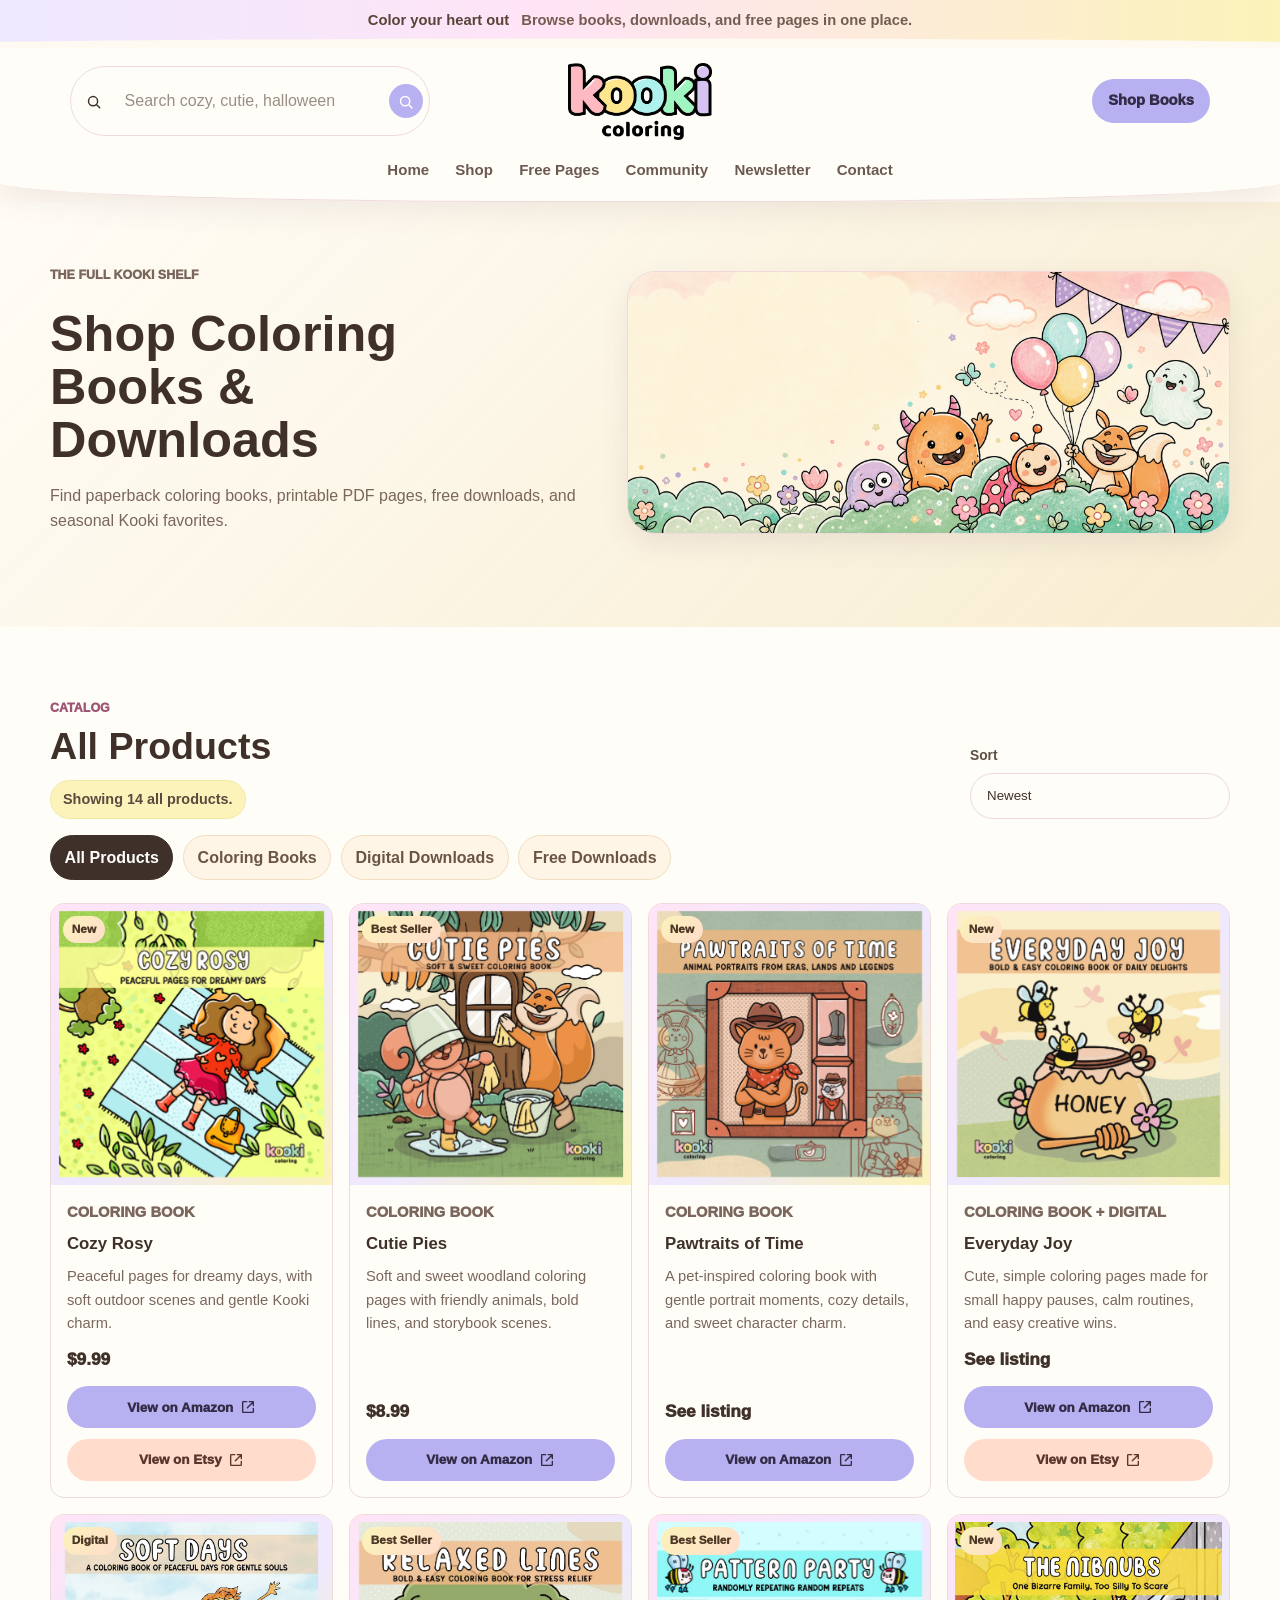
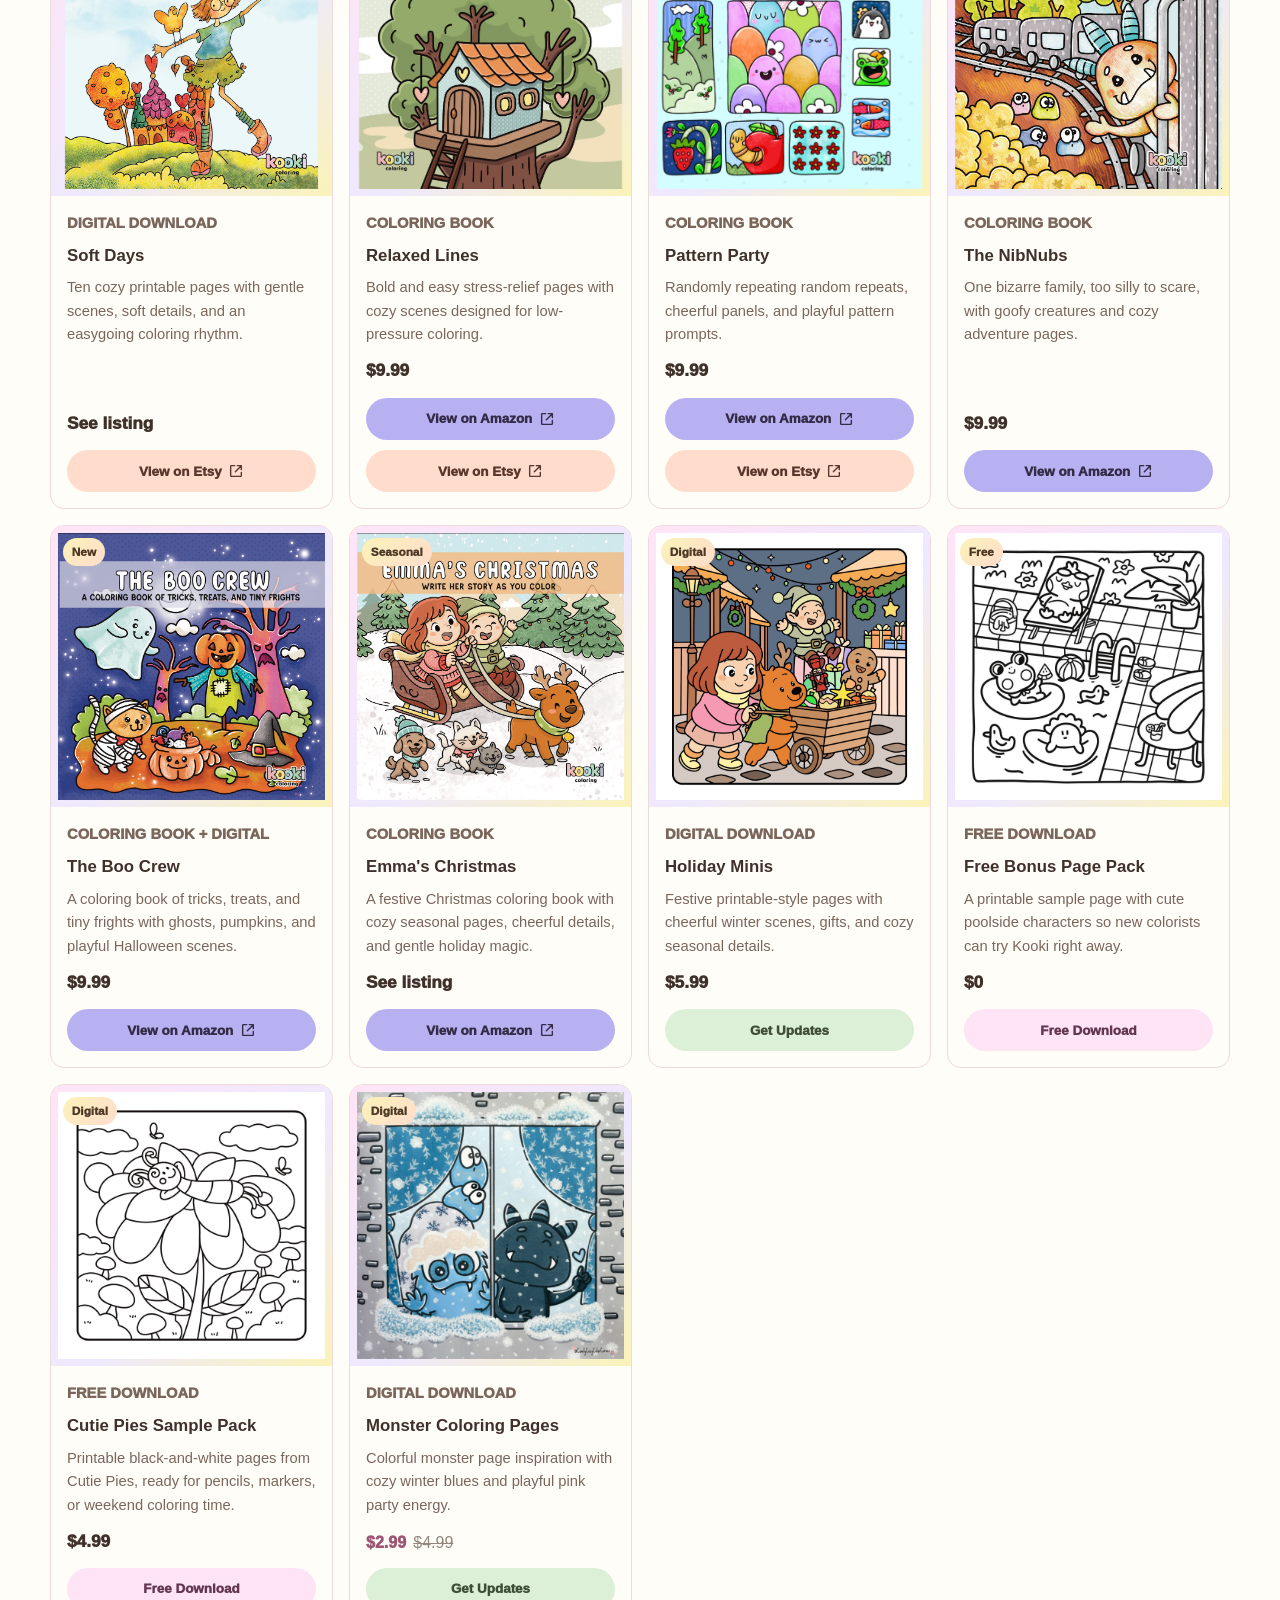
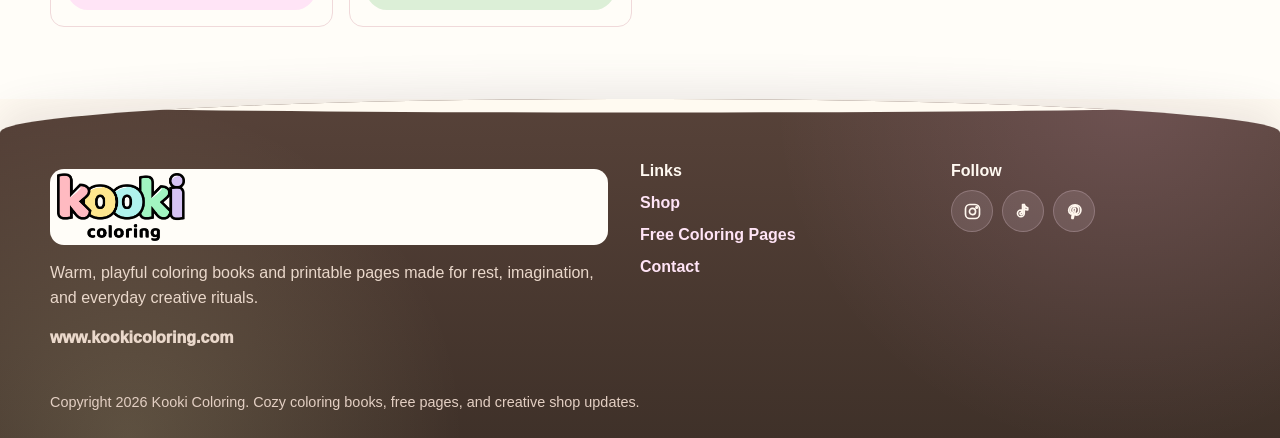
<file: shop/index.html>
<!doctype html>
<html lang="en">
  <head>
    <meta charset="utf-8">
    <meta name="viewport" content="width=device-width, initial-scale=1">
    <title>Shop Kooki Coloring Books | Kooki Coloring</title>
    <meta
      name="description"
      content="Browse every Kooki Coloring book, digital download, and free printable page in one cozy shop."
    >
    <link rel="icon" href="../assets/favicon.svg" type="image/svg+xml">
    <link rel="stylesheet" href="../styles.css">
    <script src="../script.js" defer></script>
  </head>
  <body data-page="shop">
    <a class="skip-link" href="#main">Skip to content</a>

    <div class="announcement" role="banner">
      <span>Color your heart out</span>
      <span class="announcement-note">Browse books, downloads, and free pages in one place.</span>
    </div>

    <header class="site-header">
      <div class="header-shell">
        <form class="search" role="search" aria-label="Search Kooki Coloring books" data-search-form>
          <label class="sr-only" for="siteSearch">Search books and collections</label>
          <svg class="icon search-leading-icon" aria-hidden="true" viewBox="0 0 24 24">
            <path d="m21 21-4.35-4.35m1.35-5.15a6.5 6.5 0 1 1-13 0 6.5 6.5 0 0 1 13 0Z"></path>
          </svg>
          <input id="siteSearch" name="q" type="search" placeholder="Search cozy, cutie, halloween">
          <button class="search-submit" type="submit" aria-label="Search">
            <svg class="icon" aria-hidden="true" viewBox="0 0 24 24">
              <path d="m21 21-4.35-4.35m1.35-5.15a6.5 6.5 0 1 1-13 0 6.5 6.5 0 0 1 13 0Z"></path>
            </svg>
          </button>
        </form>

        <a class="brand" href="../#home" aria-label="Kooki Coloring home">
          <img class="brand-logo" src="../assets/logo/kooki-brand.png" alt="" aria-hidden="true">
          <span class="sr-only">Kooki Coloring</span>
        </a>

        <a class="header-shop-link" href="./">Shop Books</a>
      </div>

      <nav class="main-nav" aria-label="Main navigation">
        <a href="../#home">Home</a>
        <a href="./" aria-current="page">Shop</a>
        <a href="../#free-pages">Free Pages</a>
        <a href="../#community">Community</a>
        <a href="../#newsletter">Newsletter</a>
        <a href="#contact">Contact</a>
      </nav>
    </header>

    <main id="main">
      <section class="shop-hero section-pad" aria-labelledby="shop-title">
        <div class="section-shell shop-hero-grid">
          <div>
            <p class="eyebrow">The full Kooki shelf</p>
            <h1 id="shop-title">Shop Coloring Books & Downloads</h1>
            <p>
              Find paperback coloring books, printable PDF pages, free downloads, and seasonal Kooki favorites.
            </p>
          </div>
          <img src="../assets/Website Banner/kooki-hero-banner-option-2.png" alt="Kooki characters celebrating with balloons and flowers">
        </div>
      </section>

      <section class="shop-catalog section-pad" aria-labelledby="catalog-title">
        <div class="section-shell">
          <div class="shop-toolbar">
            <div>
              <p class="eyebrow">Catalog</p>
              <h2 id="catalog-title">All Products</h2>
              <p class="search-status" id="searchStatus" aria-live="polite">Showing all products.</p>
            </div>
            <label class="sort-control" for="sortSelect">
              <span>Sort</span>
              <select id="sortSelect">
                <option value="newest">Newest</option>
                <option value="az">Name A-Z</option>
                <option value="za">Name Z-A</option>
                <option value="price-low">Price Low-High</option>
                <option value="price-high">Price High-Low</option>
              </select>
            </label>
          </div>

          <div class="filter-row" aria-label="Product filters">
            <button class="filter-button" type="button" data-filter="all" aria-pressed="true">All Products</button>
            <button class="filter-button" type="button" data-filter="coloring">Coloring Books</button>
            <button class="filter-button" type="button" data-filter="digital">Digital Downloads</button>
            <button class="filter-button" type="button" data-filter="free">Free Downloads</button>
          </div>

          <div class="product-grid shop-product-grid" data-products="shop"></div>
          <div class="no-results shop-empty" data-empty-state>No products found. Try another keyword.</div>
        </div>
      </section>
    </main>

    <footer class="site-footer" id="contact">
      <div class="section-shell footer-grid">
        <div class="footer-brand">
          <a class="brand" href="../#home" aria-label="Kooki Coloring home">
            <img class="brand-logo" src="../assets/logo/kooki-brand.png" alt="" aria-hidden="true">
            <span class="sr-only">Kooki Coloring</span>
          </a>
          <p>
            Warm, playful coloring books and printable pages made for rest, imagination, and everyday creative rituals.
          </p>
          <p class="footer-domain">www.kookicoloring.com</p>
        </div>
        <nav class="footer-links" aria-label="Footer links">
          <h2>Links</h2>
          <a href="./">Shop</a>
          <a href="../#free-pages">Free Coloring Pages</a>
          <a href="mailto:hello@kookicoloring.com">Contact</a>
        </nav>
        <div class="footer-social">
          <h2>Follow</h2>
          <div class="social-links" aria-label="Social links">
            <a href="https://www.instagram.com/kookicoloring/" aria-label="Instagram">
              <svg class="social-icon" aria-hidden="true" viewBox="0 0 24 24">
                <rect x="4" y="4" width="16" height="16" rx="5"></rect>
                <circle cx="12" cy="12" r="3.5"></circle>
                <circle cx="16.7" cy="7.3" r="0.8"></circle>
              </svg>
              <span class="sr-only">Instagram</span>
            </a>
            <a href="https://www.tiktok.com/@kookicoloring" aria-label="TikTok">
              <svg class="social-icon" aria-hidden="true" viewBox="0 0 24 24">
                <path d="M14 4v10.15a3.85 3.85 0 1 1-3.85-3.85c.32 0 .62.04.92.12v2.55a1.45 1.45 0 1 0 .98 1.37V4h1.95c.42 2.02 1.82 3.52 4 3.78v2.48A6.6 6.6 0 0 1 14 8.85"></path>
              </svg>
              <span class="sr-only">TikTok</span>
            </a>
            <a href="https://www.pinterest.com/kookicoloring/" aria-label="Pinterest">
              <svg class="social-icon" aria-hidden="true" viewBox="0 0 24 24">
                <path d="M11.5 20c.45-1.8.9-3.6 1.35-5.4.5.95 1.45 1.55 2.65 1.55 3 0 5-2.75 5-6.05 0-3.15-2.65-5.85-6.7-5.85-4.75 0-7.3 3.15-7.3 6.55 0 1.9.9 3.4 2.35 4.05.25.1.45 0 .52-.28l.25-1.05c.08-.28.05-.38-.15-.62-.5-.6-.82-1.35-.82-2.42 0-2.45 1.92-4.7 5-4.7 2.72 0 4.25 1.7 4.25 4.02 0 2.65-1.25 4.55-2.92 4.55-.95 0-1.65-.78-1.42-1.75.28-1.15.82-2.4.82-3.25 0-.75-.4-1.38-1.25-1.38-.98 0-1.78 1.02-1.78 2.38 0 .88.3 1.48.3 1.48L10.4 17.2c-.28 1.15-.28 2.1-.18 2.8"></path>
              </svg>
              <span class="sr-only">Pinterest</span>
            </a>
          </div>
        </div>
      </div>
      <p class="copyright">Copyright <span id="year"></span> Kooki Coloring. Cozy coloring books, free pages, and creative shop updates.</p>
    </footer>

    <dialog class="product-dialog" id="productDialog" aria-labelledby="dialogTitle">
      <button class="dialog-close" type="button" aria-label="Close product details">
        <svg class="icon" aria-hidden="true" viewBox="0 0 24 24">
          <path d="M18 6 6 18M6 6l12 12"></path>
        </svg>
      </button>
      <div class="dialog-content"></div>
    </dialog>
  </body>
</html>
</file>
<file: styles.css>
:root {
  color-scheme: light;
  --cream: #fffaf1;
  --paper: #fffdf8;
  --linen: #fff1e8;
  --peach: #ffdccc;
  --rose: #fdb7ea;
  --sun: #fbf3b9;
  --mint: #dcefd7;
  --sky: #bfeaf1;
  --lavender: #b7b1f2;
  --lilac-soft: #eee9ff;
  --pink-soft: #ffe4f6;
  --leaf: #7e9468;
  --teal: #527f88;
  --berry: #9d5575;
  --charcoal: #3f3129;
  --muted: #7a665b;
  --line: #f0d9da;
  --shadow: 0 18px 45px rgba(90, 64, 84, 0.13);
  --soft-shadow: 0 10px 28px rgba(90, 64, 84, 0.1);
  --radius: 14px;
  --radius-sm: 10px;
  --max: 1180px;
}

* {
  box-sizing: border-box;
}

html {
  scroll-behavior: smooth;
}

body {
  margin: 0;
  background: var(--cream);
  color: var(--charcoal);
  font-family: Nunito, "Avenir Next Rounded", "Trebuchet MS", Arial, sans-serif;
  font-size: 16px;
  line-height: 1.6;
}

img {
  display: block;
  max-width: 100%;
}

a {
  color: inherit;
  text-decoration: none;
}

button,
input {
  font: inherit;
}

button {
  cursor: pointer;
}

:focus-visible {
  outline: 3px solid rgba(183, 177, 242, 0.62);
  outline-offset: 3px;
}

.skip-link {
  background: var(--charcoal);
  color: white;
  left: 1rem;
  padding: 0.65rem 1rem;
  position: fixed;
  top: 1rem;
  transform: translateY(-140%);
  z-index: 20;
}

.skip-link:focus {
  transform: translateY(0);
}

.sr-only {
  height: 1px;
  margin: -1px;
  overflow: hidden;
  padding: 0;
  position: absolute;
  width: 1px;
  clip: rect(0, 0, 0, 0);
  white-space: nowrap;
  border: 0;
}

.announcement {
  align-items: center;
  background: linear-gradient(90deg, var(--lilac-soft), var(--pink-soft) 42%, var(--sun));
  color: #5a4238;
  display: flex;
  gap: 0.75rem;
  justify-content: center;
  min-height: 46px;
  padding: 0.55rem 1rem 0.9rem;
  text-align: center;
  font-size: 0.92rem;
  font-weight: 800;
  position: relative;
  z-index: 11;
}

.announcement::after {
  background: var(--cream);
  bottom: -1px;
  clip-path: ellipse(58% 58% at 50% 100%);
  content: "";
  height: 16px;
  left: -5%;
  position: absolute;
  width: 110%;
}

.announcement-note {
  color: #735c51;
  font-weight: 700;
}

.announcement span {
  position: relative;
  z-index: 1;
}

.site-header {
  background: rgba(255, 253, 248, 0.94);
  border-bottom: 1px solid var(--line);
  border-bottom-left-radius: 42% 1.2rem;
  border-bottom-right-radius: 42% 1.2rem;
  box-shadow: 0 12px 28px rgba(90, 64, 84, 0.08);
  overflow: hidden;
  position: sticky;
  top: 0;
  z-index: 10;
  backdrop-filter: blur(16px);
}

.header-shell {
  align-items: center;
  display: grid;
  gap: 1rem;
  grid-template-columns: minmax(220px, 1fr) auto minmax(100px, 1fr);
  margin: 0 auto;
  max-width: var(--max);
  padding: 1rem 1.25rem 0.75rem;
}

.header-shop-link {
  align-items: center;
  background: var(--lavender);
  border-radius: 999px;
  color: #342b46;
  display: inline-flex;
  font-size: 0.92rem;
  font-weight: 950;
  justify-self: end;
  min-height: 42px;
  padding: 0.65rem 1rem;
  transition: background 180ms ease, box-shadow 180ms ease, transform 180ms ease;
}

.header-shop-link:hover,
.header-shop-link:focus-visible {
  background: #a9a1ec;
  box-shadow: var(--soft-shadow);
  transform: translateY(-1px);
}

.search {
  align-items: center;
  background: var(--paper);
  border: 1px solid var(--line);
  border-radius: 999px;
  display: flex;
  gap: 0.5rem;
  max-width: 360px;
  padding: 0.6rem 0.85rem;
}

.search input {
  background: transparent;
  border: 0;
  color: var(--charcoal);
  min-width: 0;
  outline: 0;
  width: 100%;
}

.search input::placeholder {
  color: #9a8f85;
}

.search-submit {
  align-items: center;
  background: var(--lavender);
  border: 0;
  border-radius: 999px;
  color: white;
  display: inline-flex;
  flex: 0 0 auto;
  height: 34px;
  justify-content: center;
  margin: -0.25rem -0.45rem -0.25rem 0;
  transition: background 180ms ease, transform 180ms ease;
  width: 34px;
}

.search-submit .icon {
  height: 17px;
  width: 17px;
}

.search-submit:hover,
.search-submit:focus-visible {
  background: #a9a1ec;
  transform: translateY(-1px);
}

.brand {
  align-items: center;
  display: inline-flex;
  justify-self: center;
  min-width: max-content;
}

.brand-logo {
  display: block;
  height: clamp(60px, 6vw, 84px);
  object-fit: contain;
  width: auto;
}

.icon-button {
  align-items: center;
  background: var(--paper);
  border: 1px solid var(--line);
  border-radius: 999px;
  color: var(--charcoal);
  display: inline-flex;
  justify-self: end;
  min-height: 44px;
  padding: 0.65rem 0.8rem;
  position: relative;
}

.main-nav {
  display: flex;
  gap: 0.2rem;
  justify-content: center;
  margin: 0 auto;
  max-width: var(--max);
  overflow-x: auto;
  padding: 0 1.25rem 0.8rem;
  scrollbar-width: none;
}

.main-nav::-webkit-scrollbar {
  display: none;
}

.main-nav a {
  border-radius: 999px;
  color: #6c5a51;
  flex: 0 0 auto;
  font-size: 0.94rem;
  font-weight: 800;
  padding: 0.4rem 0.72rem;
  transition: background 180ms ease, color 180ms ease, transform 180ms ease;
}

.main-nav a:hover,
.main-nav a:focus-visible {
  background: var(--pink-soft);
  color: var(--charcoal);
  transform: translateY(-1px);
}

.icon {
  fill: none;
  height: 21px;
  stroke: currentColor;
  stroke-linecap: round;
  stroke-linejoin: round;
  stroke-width: 2.1;
  width: 21px;
}

.hero {
  background:
    radial-gradient(circle at 12% 0%, rgba(183, 177, 242, 0.22), transparent 22rem),
    radial-gradient(circle at 90% 10%, rgba(253, 183, 234, 0.18), transparent 18rem);
  padding: 1.2rem 1.25rem 0.8rem;
}

.hero-visual {
  border-radius: clamp(1.25rem, 3vw, 2.1rem);
  box-shadow: var(--shadow);
  margin: 0 auto;
  max-width: min(1380px, calc(100vw - 2.5rem));
  min-height: 470px;
  overflow: hidden;
  position: relative;
}

.hero-banner {
  aspect-ratio: 2.42 / 1;
  background: var(--lilac-soft);
  border: 1px solid rgba(183, 177, 242, 0.42);
  clip-path: none;
  min-height: 0;
}

.hero-banner::before {
  display: none;
}

.real-hero {
  align-items: center;
  background:
    linear-gradient(115deg, rgba(255, 253, 247, 0.96) 0 34%, rgba(247, 236, 204, 0.82) 34% 58%, rgba(214, 232, 195, 0.8) 58% 100%),
    var(--linen);
  display: grid;
  gap: 1.4rem;
  grid-template-columns: minmax(320px, 0.82fr) minmax(0, 1.18fr);
  padding: 1rem;
}

.hero-visual::after {
  display: none;
}

.hero-banner::after {
  display: none;
}

.real-hero::after {
  display: none;
}

.hero-visual > img {
  height: 100%;
  inset: 0;
  object-fit: cover;
  position: absolute;
  width: 100%;
}

.hero-banner > img {
  bottom: 0;
  height: 134%;
  left: 50%;
  object-fit: cover;
  object-position: center bottom;
  position: absolute;
  right: auto;
  top: auto;
  transform: translateX(-50%);
  width: 100%;
}

.hero-copy {
  max-width: 520px;
  padding: 2rem 2.25rem;
  position: relative;
  z-index: 1;
}

.hero-collage {
  display: grid;
  gap: 0.8rem;
  grid-template-columns: minmax(0, 1.08fr) minmax(180px, 0.92fr);
  position: relative;
  z-index: 1;
}

.hero-card {
  background: var(--paper);
  border: 1px solid rgba(51, 45, 41, 0.12);
  border-radius: var(--radius);
  box-shadow: 0 14px 32px rgba(70, 48, 34, 0.14);
  height: 100%;
  object-fit: cover;
  width: 100%;
}

.hero-card-main {
  aspect-ratio: 1.55 / 1;
  grid-row: span 2;
  object-position: center;
}

.hero-card-top,
.hero-card-bottom {
  aspect-ratio: 1.45 / 1;
}

.hero-card-top {
  object-position: 72% center;
}

.hero-card-bottom {
  object-position: 76% center;
}

.eyebrow {
  color: var(--berry);
  font-size: 0.78rem;
  font-weight: 950;
  letter-spacing: 0;
  margin: 0 0 0.5rem;
  text-transform: uppercase;
}

h1,
h2,
h3 {
  letter-spacing: 0;
  line-height: 1.05;
  margin: 0;
}

h1 {
  font-size: 3.15rem;
  max-width: 12ch;
}

h2 {
  font-size: 2.35rem;
}

h3 {
  font-size: 1.35rem;
}

.hero-copy p:not(.eyebrow) {
  color: #594e46;
  font-size: 1.12rem;
  margin: 1.1rem 0 0;
  max-width: 34rem;
}

.featured-grid {
  grid-template-columns: repeat(3, minmax(0, 1fr));
}

.hero-actions {
  display: flex;
  flex-wrap: wrap;
  gap: 0.8rem;
  margin-top: 1.5rem;
}

.button {
  align-items: center;
  border: 1px solid transparent;
  border-radius: 999px;
  display: inline-flex;
  font-weight: 950;
  justify-content: center;
  min-height: 46px;
  padding: 0.75rem 1.05rem;
  transition: background 180ms ease, border-color 180ms ease, box-shadow 180ms ease, color 180ms ease, transform 180ms ease;
}

.button:hover,
.button:focus-visible {
  transform: translateY(-2px);
}

.button.primary {
  background: var(--lavender);
  color: #342b46;
}

.button.primary:hover {
  background: #a9a1ec;
  box-shadow: var(--soft-shadow);
}

.button.secondary {
  background: var(--paper);
  border-color: var(--line);
  color: var(--charcoal);
}

.button.secondary:hover {
  background: var(--pink-soft);
  border-color: #f4c9e8;
}

.section-pad {
  padding: 4.5rem 1.25rem;
}

.intro-section {
  padding-top: 2.35rem;
}

.section-shell {
  margin: 0 auto;
  max-width: var(--max);
}

.section-shell.narrow {
  max-width: 820px;
}

.intro-section {
  background:
    linear-gradient(180deg, rgba(255, 250, 241, 0.96), rgba(255, 244, 249, 0.72)),
    radial-gradient(circle at 14% 16%, rgba(255, 220, 204, 0.34), transparent 22rem),
    radial-gradient(circle at 82% 32%, rgba(183, 177, 242, 0.2), transparent 20rem),
    var(--cream);
}

.intro-grid {
  align-items: center;
  display: grid;
  gap: 1rem;
  grid-template-columns: minmax(0, 760px);
  justify-content: center;
  text-align: center;
}

.intro-grid p {
  color: var(--muted);
  margin: 1rem 0 0;
  max-width: 62ch;
}

.intro-grid p:not(.eyebrow) {
  margin-left: auto;
  margin-right: auto;
}

.line-banner {
  background: var(--paper);
  border: 1px solid var(--line);
  border-radius: var(--radius);
  box-shadow: var(--soft-shadow);
  max-height: 420px;
  object-fit: cover;
  width: 100%;
}

.character-parade {
  align-items: end;
  display: flex;
  gap: clamp(0.45rem, 2vw, 1.35rem);
  justify-content: center;
  margin-top: clamp(1.6rem, 4vw, 2.6rem);
  padding-inline: 1rem;
}

.character-parade img {
  filter: drop-shadow(0 9px 12px rgba(70, 48, 34, 0.1));
  height: clamp(62px, 9vw, 118px);
  object-fit: contain;
  transform: translateY(var(--character-lift, 0));
  width: auto;
}

.character-parade img:nth-child(2),
.character-parade img:nth-child(4) {
  --character-lift: -0.7rem;
}

.character-parade img:nth-child(3) {
  --character-lift: 0.3rem;
}

.shop-section {
  background:
    linear-gradient(180deg, var(--paper), #fff7fb 48%, var(--paper));
}

.section-heading {
  align-items: end;
  display: flex;
  gap: 1.25rem;
  justify-content: space-between;
  margin-bottom: 1.7rem;
}

.section-heading p {
  color: var(--muted);
  margin: 0;
  max-width: 42rem;
}

.section-heading .eyebrow {
  margin-bottom: 0.45rem;
}

.search-status {
  background: var(--sun);
  border: 1px solid #f3e9a5;
  border-radius: 999px;
  color: #5c493f;
  font-size: 0.9rem;
  font-weight: 800;
  padding: 0.45rem 0.75rem;
}

.product-section {
  border-top: 1px solid var(--line);
  padding-top: 1.75rem;
}

.product-section + .product-section {
  margin-top: 3.4rem;
}

.product-heading {
  align-items: center;
  display: flex;
  gap: 1rem;
  justify-content: space-between;
  margin-bottom: 1rem;
}

.product-heading a,
.text-link {
  color: var(--berry);
  font-weight: 950;
  text-decoration: underline;
  text-decoration-color: rgba(157, 85, 117, 0.25);
  text-decoration-thickness: 2px;
  text-underline-offset: 4px;
}

.product-grid {
  display: grid;
  gap: 1rem;
  grid-template-columns: repeat(4, minmax(0, 1fr));
}

.product-card {
  background: var(--paper);
  border: 1px solid var(--line);
  border-radius: var(--radius);
  cursor: pointer;
  display: grid;
  grid-template-rows: auto 1fr;
  min-width: 0;
  overflow: hidden;
  position: relative;
  transition: border-color 180ms ease, box-shadow 180ms ease, transform 180ms ease;
}

.product-card:hover,
.product-card:focus-visible,
.product-card:focus-within {
  border-color: #e8c1e1;
  box-shadow: var(--soft-shadow);
  transform: translateY(-3px);
}

.product-card:focus-visible {
  outline: 3px solid rgba(183, 177, 242, 0.48);
  outline-offset: 3px;
}

.product-media {
  aspect-ratio: 1 / 1;
  background: linear-gradient(135deg, var(--pink-soft), var(--lilac-soft) 56%, var(--sun));
  display: grid;
  overflow: hidden;
  padding: 0.45rem;
  place-items: center;
  perspective: 900px;
}

.book-flip {
  height: 100%;
  position: relative;
  transform-style: preserve-3d;
  width: 100%;
}

.product-media img {
  height: 100%;
  object-fit: contain;
  object-position: center;
  position: absolute;
  inset: 0;
  width: 100%;
}

.product-cover {
  opacity: 1;
  transform: translateZ(0);
  transition: opacity 220ms ease, transform 220ms ease;
  z-index: 1;
}

.flip-pages {
  inset: 0;
  pointer-events: none;
  position: absolute;
  z-index: 2;
}

.flip-page {
  background: #fffdf8;
  border-radius: 0.45rem;
  box-shadow: 0 14px 28px rgba(70, 48, 34, 0.12);
  opacity: 0;
  transform: rotateY(-44deg) translateX(-8%) scale(0.96);
  transform-origin: left center;
}

.flip-page-1 {
  --flip-delay: 2s;
}

.flip-page-2 {
  --flip-delay: 4.3s;
}

.flip-page-3 {
  --flip-delay: 6.6s;
}

.product-card:hover .product-cover,
.product-card:focus-within .product-cover,
.product-card:focus-visible .product-cover {
  animation: coverRest 7.1s ease 2s infinite both;
}

.product-card:hover .flip-page,
.product-card:focus-within .flip-page,
.product-card:focus-visible .flip-page {
  animation: flipPagePeek 7.1s ease var(--flip-delay) infinite both;
}

.badge {
  background: linear-gradient(135deg, var(--sun), var(--peach));
  border-radius: 999px;
  color: #4d3826;
  font-size: 0.74rem;
  font-weight: 950;
  left: 0.75rem;
  padding: 0.28rem 0.55rem;
  position: absolute;
  top: 0.75rem;
}

.favorite-button {
  align-items: center;
  background: rgba(255, 253, 248, 0.92);
  border: 1px solid rgba(234, 223, 206, 0.95);
  border-radius: 999px;
  color: #5d5149;
  display: inline-flex;
  height: 40px;
  justify-content: center;
  position: absolute;
  right: 0.7rem;
  top: 0.7rem;
  transition: background 180ms ease, color 180ms ease, transform 180ms ease;
  width: 40px;
  z-index: 4;
}

.favorite-button:hover,
.favorite-button[aria-pressed="true"] {
  background: #ffe9ee;
  color: var(--berry);
}

.favorite-button[aria-pressed="true"] .icon {
  fill: currentColor;
}

.favorite-button:hover {
  transform: scale(1.04);
}

.product-body {
  display: flex;
  flex-direction: column;
  gap: 0.65rem;
  padding: 1rem;
}

.product-body h3 {
  font-size: 1.05rem;
  line-height: 1.2;
  margin: 0;
}

.product-type {
  color: var(--berry);
  font-size: 0.78rem;
  font-weight: 950;
  margin: 0;
  text-transform: uppercase;
}

.product-body p {
  color: var(--muted);
  font-size: 0.92rem;
  margin: 0;
}

.price-row {
  align-items: baseline;
  display: flex;
  flex-wrap: wrap;
  gap: 0.45rem;
  margin-top: auto;
}

.price {
  font-size: 1.08rem;
  font-weight: 950;
}

.sale-price {
  color: var(--berry);
  font-weight: 950;
}

.old-price {
  color: #93877d;
  text-decoration: line-through;
}

.purchase-links {
  display: grid;
  gap: 0.5rem;
}

.purchase-links-card {
  grid-template-columns: repeat(auto-fit, minmax(128px, 1fr));
}

.purchase-links-dialog {
  grid-template-columns: repeat(auto-fit, minmax(150px, max-content));
}

.purchase-link {
  background: var(--lavender);
  color: #342b46;
  font-size: 0.84rem;
  gap: 0.4rem;
  min-height: 40px;
  padding: 0.58rem 0.78rem;
  white-space: nowrap;
  z-index: 3;
}

.purchase-link .icon {
  flex: 0 0 auto;
  height: 16px;
  width: 16px;
}

.purchase-link:hover {
  background: #a9a1ec;
  box-shadow: var(--soft-shadow);
}

.purchase-link-etsy {
  background: var(--peach);
  color: #5a372d;
}

.purchase-link-etsy:hover {
  background: #ffcdb9;
}

.purchase-link-free {
  background: var(--pink-soft);
  color: #63384f;
}

.purchase-link-free:hover {
  background: #ffd4ef;
}

.purchase-link-waitlist {
  background: var(--mint);
  color: #3f4e36;
}

.purchase-link-waitlist:hover {
  background: #4d6742;
}

.free-pages-section {
  background:
    radial-gradient(circle at 85% 12%, rgba(183, 177, 242, 0.24), transparent 18rem),
    linear-gradient(135deg, var(--pink-soft), var(--sun) 52%, #eef8f2);
}

.free-pages-grid,
.newsletter-grid,
.shop-hero-grid,
.social-grid {
  align-items: center;
  display: grid;
  gap: 2rem;
  grid-template-columns: minmax(0, 0.95fr) minmax(300px, 1.05fr);
}

.free-pages-grid p,
.newsletter-grid p,
.shop-hero-grid p,
.social-grid p {
  color: var(--muted);
  margin: 1rem 0 1.35rem;
  max-width: 62ch;
}

.free-pages-grid img,
.shop-hero-grid img {
  background: var(--paper);
  border: 1px solid var(--line);
  border-radius: clamp(1rem, 3vw, 1.8rem);
  box-shadow: var(--soft-shadow);
  object-fit: cover;
  width: 100%;
}

.shop-hero {
  background:
    linear-gradient(135deg, rgba(255, 253, 247, 0.95), rgba(247, 236, 204, 0.82)),
    var(--linen);
  padding-top: 3rem;
}

.shop-hero h1 {
  max-width: 14ch;
}

.shop-hero-grid img {
  aspect-ratio: 1898 / 829;
}

.shop-catalog {
  background: var(--paper);
}

.shop-toolbar {
  align-items: end;
  display: flex;
  gap: 1rem;
  justify-content: space-between;
  margin-bottom: 1rem;
}

.shop-toolbar .search-status {
  display: inline-flex;
  margin: 0.8rem 0 0;
}

.sort-control {
  color: #604e43;
  display: grid;
  flex: 0 0 min(260px, 100%);
  font-size: 0.86rem;
  font-weight: 900;
  gap: 0.35rem;
}

.sort-control select {
  appearance: none;
  background: var(--paper);
  border: 1px solid var(--line);
  border-radius: 999px;
  color: var(--charcoal);
  min-height: 46px;
  padding: 0.65rem 2.5rem 0.65rem 1rem;
}

.filter-row {
  display: flex;
  flex-wrap: wrap;
  gap: 0.6rem;
  margin: 0 0 1.4rem;
}

.filter-button {
  background: #fff5e6;
  border: 1px solid #f1debf;
  border-radius: 999px;
  color: #6a5545;
  font-weight: 900;
  min-height: 42px;
  padding: 0.55rem 0.85rem;
  transition: background 180ms ease, border-color 180ms ease, color 180ms ease, transform 180ms ease;
}

.filter-button:hover,
.filter-button:focus-visible {
  transform: translateY(-1px);
}

.filter-button[aria-pressed="true"] {
  background: var(--charcoal);
  border-color: var(--charcoal);
  color: white;
}

.shop-empty {
  margin-top: 1rem;
}

.social-section {
  background:
    linear-gradient(180deg, rgba(255, 250, 241, 0.95), rgba(255, 228, 246, 0.62)),
    var(--linen);
}

.social-card-grid {
  display: grid;
  gap: 0.9rem;
  grid-template-columns: repeat(3, minmax(0, 1fr));
}

.social-card {
  align-items: center;
  background:
    linear-gradient(180deg, rgba(255, 253, 248, 0.92), rgba(255, 253, 248, 0.76)),
    var(--social-bg, var(--paper));
  border: 1px solid var(--line);
  border-radius: clamp(1rem, 2.5vw, 1.5rem);
  box-shadow: 0 8px 20px rgba(90, 64, 84, 0.07);
  display: grid;
  gap: 0.55rem;
  grid-template-rows: 1fr auto auto;
  min-height: 210px;
  overflow: hidden;
  padding: 1rem;
  position: relative;
  text-align: center;
  transition: box-shadow 180ms ease, transform 180ms ease;
}

.social-character {
  align-self: end;
  filter: drop-shadow(0 12px 14px rgba(90, 64, 84, 0.15));
  height: 104px;
  justify-self: center;
  max-width: 92%;
  object-fit: contain;
  transform: translateY(0.15rem);
  transition: transform 180ms ease;
}

.social-card:hover .social-character,
.social-card:focus-visible .social-character {
  transform: translateY(-0.15rem) rotate(-2deg);
}

.social-card:hover,
.social-card:focus-visible {
  box-shadow: var(--soft-shadow);
  transform: translateY(-3px);
}

.social-card-icon {
  align-items: center;
  border-radius: 999px;
  display: inline-flex;
  font-size: 0.82rem;
  font-weight: 950;
  justify-self: center;
  min-height: 56px;
  padding: 0 0.85rem;
}

.social-card.instagram .social-card-icon {
  background: var(--pink-soft);
  color: #8f4d70;
}

.social-card.tiktok .social-card-icon {
  background: var(--lilac-soft);
  color: #5a538e;
}

.social-card.pinterest .social-card-icon {
  background: var(--sun);
  color: #755640;
}

.social-card.instagram {
  --social-bg: #fff1f8;
}

.social-card.tiktok {
  --social-bg: #efedff;
}

.social-card.pinterest {
  --social-bg: #fff5d6;
}

.newsletter-section {
  background:
    radial-gradient(circle at 8% 24%, rgba(253, 183, 234, 0.22), transparent 18rem),
    radial-gradient(circle at 92% 20%, rgba(183, 177, 242, 0.18), transparent 18rem),
    var(--cream);
}

.product-card .button {
  align-self: start;
  margin-top: 0.15rem;
  min-height: 42px;
  padding: 0.58rem 0.9rem;
  position: relative;
  z-index: 3;
}

@keyframes coverRest {
  0%,
  5% {
    opacity: 1;
    transform: scale(1);
  }

  14%,
  82% {
    opacity: 0;
    transform: scale(0.985);
  }

  92%,
  100% {
    opacity: 1;
    transform: scale(1);
  }
}

@keyframes flipPagePeek {
  0%,
  12% {
    opacity: 0;
    transform: rotateY(-48deg) translateX(-9%) scale(0.95);
  }

  22%,
  42% {
    opacity: 1;
    transform: rotateY(0deg) translateX(0) scale(1);
  }

  55%,
  100% {
    opacity: 0;
    transform: rotateY(28deg) translateX(8%) scale(0.98);
  }
}

.no-results {
  background: #fff5e6;
  border: 1px dashed #dfc4a2;
  border-radius: var(--radius);
  color: #654f40;
  display: none;
  font-weight: 850;
  grid-column: 1 / -1;
  padding: 1rem;
}

.collections-section {
  background:
    linear-gradient(180deg, rgba(255, 250, 242, 0.6), rgba(255, 250, 242, 0.95)),
    var(--linen);
}

.collection-grid {
  display: grid;
  gap: 1.1rem;
  grid-template-columns: repeat(3, minmax(0, 1fr));
  max-width: 920px;
}

.collection-tile {
  align-items: center;
  background: var(--tile-bg, #fffdf8);
  border: 1px solid rgba(51, 45, 41, 0.1);
  border-radius: 999px 999px var(--radius) var(--radius);
  box-shadow: 0 8px 20px rgba(70, 48, 34, 0.07);
  color: var(--charcoal);
  display: flex;
  flex-direction: column;
  gap: 0.35rem;
  min-height: 230px;
  overflow: hidden;
  padding: 1.1rem 1rem 1rem;
  position: relative;
  text-align: center;
  transition: box-shadow 180ms ease, transform 180ms ease;
}

.collection-tile::after {
  background: rgba(255, 255, 255, 0.38);
  border-radius: 50%;
  content: "";
  height: 132px;
  position: absolute;
  right: -26px;
  top: -28px;
  width: 132px;
}

.collection-tile:hover,
.collection-tile:focus-visible {
  box-shadow: var(--soft-shadow);
  transform: translateY(-3px);
}

.collection-character {
  filter: drop-shadow(0 12px 14px rgba(70, 48, 34, 0.13));
  height: 155px;
  max-width: 100%;
  object-fit: contain;
  position: relative;
  transition: transform 180ms ease;
  z-index: 1;
}

.collection-tile:hover .collection-character,
.collection-tile:focus-visible .collection-character {
  transform: translateY(-4px) rotate(-2deg);
}

.collection-label {
  background: rgba(255, 253, 248, 0.78);
  border: 1px solid rgba(51, 45, 41, 0.08);
  border-radius: 999px;
  font-size: 1.03rem;
  font-weight: 950;
  padding: 0.45rem 0.8rem;
  z-index: 1;
}

.freebie-section {
  background: linear-gradient(135deg, var(--pink-soft), var(--sun) 48%, var(--lilac-soft));
}

.kooki-banner-section {
  background: linear-gradient(180deg, var(--linen), #fff8ef);
  padding: 0 1rem 3rem;
}

.kooki-banner {
  aspect-ratio: 1898 / 829;
  border: 1px solid rgba(51, 45, 41, 0.1);
  border-radius: clamp(1.1rem, 3vw, 2rem);
  box-shadow: var(--soft-shadow);
  display: block;
  object-fit: cover;
  object-position: center;
  width: 100%;
}

.freebie-grid {
  align-items: center;
  display: grid;
  gap: 2rem;
  grid-template-columns: minmax(0, 0.95fr) minmax(300px, 1.05fr);
}

.freebie-grid p {
  color: #615349;
  max-width: 60ch;
}

.signup-form {
  background: rgba(255, 253, 248, 0.9);
  border: 1px solid rgba(240, 217, 218, 0.9);
  border-radius: clamp(1rem, 2.5vw, 1.4rem);
  box-shadow: var(--soft-shadow);
  display: grid;
  gap: 1rem;
  grid-template-columns: minmax(150px, 1fr) minmax(190px, 1.15fr);
  padding: clamp(1rem, 2vw, 1.25rem);
}

.signup-form .button {
  grid-column: 1 / -1;
  justify-self: start;
  min-width: min(100%, 220px);
  white-space: normal;
}

.field-group {
  display: grid;
  gap: 0.35rem;
}

.field-group label {
  color: #614b43;
  font-size: 0.86rem;
  font-weight: 900;
}

input {
  background: var(--paper);
  border: 1px solid var(--line);
  border-radius: 999px;
  color: var(--charcoal);
  min-height: 46px;
  padding: 0.72rem 0.95rem;
}

.form-note {
  color: var(--muted);
  font-size: 0.9rem;
  grid-column: 1 / -1;
  margin: 0;
}

.faq-list {
  border-top: 1px solid var(--line);
  margin-top: 1.5rem;
}

.faq-item {
  border-bottom: 1px solid var(--line);
}

.faq-button {
  align-items: center;
  background: transparent;
  border: 0;
  color: var(--charcoal);
  display: flex;
  font-weight: 950;
  justify-content: space-between;
  min-height: 66px;
  padding: 1rem 0;
  text-align: left;
  width: 100%;
}

.faq-button .icon {
  flex: 0 0 auto;
  transition: transform 180ms ease;
}

.faq-button[aria-expanded="true"] .icon {
  transform: rotate(45deg);
}

.faq-panel {
  color: var(--muted);
  display: none;
  padding: 0 0 1rem;
}

.faq-panel[aria-hidden="false"] {
  display: block;
}

.site-footer {
  background:
    linear-gradient(180deg, #574239, #3f3129),
    var(--charcoal);
  border-top-left-radius: 48% 2.1rem;
  border-top-right-radius: 48% 2.1rem;
  box-shadow: 0 -14px 36px rgba(90, 64, 84, 0.1);
  color: #fff9f1;
  margin-top: 0;
  overflow: hidden;
  padding: 4rem 1.25rem 1.5rem;
  position: relative;
}

.site-footer::before {
  background:
    radial-gradient(circle at 10% 100%, rgba(251, 243, 185, 0.16), transparent 28%),
    radial-gradient(circle at 88% 0%, rgba(253, 183, 234, 0.14), transparent 30%);
  content: "";
  inset: 0;
  pointer-events: none;
  position: absolute;
}

.site-footer::after {
  background: var(--cream);
  clip-path: ellipse(58% 65% at 50% 0%);
  content: "";
  height: 22px;
  left: -5%;
  position: absolute;
  top: -1px;
  width: 110%;
  z-index: 0;
}

.site-footer .brand {
  background: var(--paper);
  border-radius: var(--radius);
  justify-self: start;
  padding: 0.25rem 0.45rem;
}

.site-footer .brand-logo {
  height: 68px;
}

.footer-grid {
  display: grid;
  gap: 2rem;
  grid-template-columns: minmax(260px, 1.4fr) minmax(140px, 0.7fr) minmax(160px, 0.7fr);
  position: relative;
  z-index: 1;
}

.footer-grid h2 {
  font-size: 1rem;
  margin: 0 0 0.65rem;
}

.footer-grid a {
  color: #ffe4f6;
  display: block;
  font-weight: 750;
  margin: 0.38rem 0;
}

.footer-grid a:hover {
  color: white;
}

.footer-brand p {
  color: #ead8cb;
  margin: 0.9rem 0 0;
}

.footer-domain {
  font-weight: 950;
}

.footer-newsletter {
  display: grid;
  gap: 0.7rem;
  position: relative;
}

.footer-character {
  filter: drop-shadow(0 10px 12px rgba(0, 0, 0, 0.16));
  justify-self: start;
  margin-bottom: -0.25rem;
  max-width: 86px;
}

.footer-newsletter input {
  background: rgba(255, 255, 255, 0.08);
  border-color: rgba(255, 255, 255, 0.18);
  color: white;
}

.footer-newsletter input::placeholder {
  color: #d7c2ae;
}

.footer-newsletter .button.secondary {
  background: #fff7ee;
  color: #332d29;
}

.social-links {
  display: flex;
  flex-wrap: wrap;
  gap: 0.55rem;
}

.social-links a {
  align-items: center;
  background: rgba(255, 228, 246, 0.12);
  border: 1px solid rgba(255, 228, 246, 0.22);
  border-radius: 999px;
  color: #fff7ee;
  display: inline-flex;
  height: 42px;
  justify-content: center;
  margin: 0;
  transition: background 180ms ease, color 180ms ease, transform 180ms ease;
  width: 42px;
}

.social-links a:hover,
.social-links a:focus-visible {
  background: var(--pink-soft);
  color: #332d29;
  transform: translateY(-2px);
}

.social-icon {
  fill: none;
  height: 21px;
  stroke: currentColor;
  stroke-linecap: round;
  stroke-linejoin: round;
  stroke-width: 1.9;
  width: 21px;
}

.copyright {
  color: #e3cfc3;
  font-size: 0.9rem;
  margin: 2.5rem auto 0;
  max-width: var(--max);
  position: relative;
  z-index: 1;
}

dialog {
  border: 0;
  border-radius: var(--radius);
  box-shadow: 0 24px 70px rgba(24, 18, 14, 0.34);
  color: var(--charcoal);
  max-width: min(880px, calc(100vw - 2rem));
  padding: 0;
}

dialog::backdrop {
  background: rgba(36, 29, 24, 0.45);
  backdrop-filter: blur(3px);
}

.dialog-close {
  align-items: center;
  background: var(--paper);
  border: 1px solid var(--line);
  border-radius: 999px;
  color: var(--charcoal);
  display: inline-flex;
  height: 42px;
  justify-content: center;
  position: absolute;
  right: 0.8rem;
  top: 0.8rem;
  width: 42px;
  z-index: 2;
}

.dialog-product {
  display: grid;
  gap: 1.25rem;
  grid-template-columns: minmax(240px, 0.9fr) minmax(0, 1.1fr);
  padding: 1rem;
}

.dialog-main-image {
  aspect-ratio: 1 / 1;
  background: linear-gradient(135deg, #fff4df, #e4f0d4);
  border-radius: var(--radius-sm);
  object-fit: contain;
  width: 100%;
}

.preview-strip {
  display: grid;
  gap: 0.65rem;
  grid-template-columns: repeat(2, minmax(0, 1fr));
  margin: 1rem 0;
}

.preview-strip img {
  aspect-ratio: 1 / 1;
  background: var(--cream);
  border: 1px solid var(--line);
  border-radius: var(--radius-sm);
  object-fit: contain;
  width: 100%;
}

.dialog-info {
  padding: 1rem 2.5rem 1rem 0;
}

.dialog-info h2 {
  font-size: 2rem;
  margin-bottom: 0.75rem;
}

.dialog-info p {
  color: var(--muted);
}

.dialog-actions {
  display: flex;
  flex-wrap: wrap;
  gap: 0.75rem;
  margin-top: 1rem;
}

.dialog-actions .purchase-links {
  flex: 1 1 100%;
}

@media (max-width: 1060px) {
  .product-grid,
  .featured-grid {
    grid-template-columns: repeat(3, minmax(0, 1fr));
  }

  .collection-grid {
    grid-template-columns: repeat(3, minmax(0, 1fr));
  }

  .footer-grid {
    grid-template-columns: repeat(2, minmax(0, 1fr));
  }
}

@media (max-width: 820px) {
  .announcement {
    align-items: center;
    flex-direction: column;
    gap: 0;
    min-height: 48px;
  }

  .header-shell {
    grid-template-columns: minmax(0, 1fr) auto;
  }

  .brand {
    grid-column: 1 / -1;
    grid-row: 1;
  }

  .brand-logo {
    height: 68px;
  }

  .search {
    grid-column: 1;
    grid-row: 2;
    max-width: none;
    width: 100%;
  }

  .header-shop-link {
    grid-column: 2;
    grid-row: 2;
    min-width: max-content;
  }

  .main-nav {
    justify-content: flex-start;
  }

  .hero {
    padding: 0.8rem 0.8rem 0.4rem;
  }

  .hero-visual {
    max-width: calc(100vw - 1.6rem);
    min-height: 0;
  }

  .hero-banner {
    aspect-ratio: 1.45 / 1;
    border-radius: 1.2rem;
    clip-path: none;
  }

  .real-hero {
    grid-template-columns: 1fr;
    gap: 0.75rem;
    padding: 0.85rem;
  }

  .hero-collage {
    gap: 0.55rem;
    grid-template-columns: repeat(3, minmax(0, 1fr));
  }

  .hero-card,
  .hero-card-main,
  .hero-card-top,
  .hero-card-bottom {
    aspect-ratio: 1 / 1;
    grid-column: auto;
    grid-row: auto;
  }

  .hero-copy {
    padding: 1rem 0.65rem 0.25rem;
  }

  h1 {
    font-size: 2.7rem;
  }

  h2 {
    font-size: 2rem;
  }

  .intro-grid,
  .free-pages-grid,
  .newsletter-grid,
  .shop-hero-grid,
  .social-grid,
  .freebie-grid,
  .dialog-product {
    grid-template-columns: 1fr;
  }

  .section-heading {
    align-items: start;
    flex-direction: column;
  }

  .signup-form {
    grid-template-columns: 1fr;
  }

  .signup-form .button {
    justify-self: stretch;
    width: 100%;
  }

  .shop-toolbar {
    align-items: stretch;
    flex-direction: column;
  }

  .sort-control {
    flex-basis: auto;
  }

  .social-card-grid {
    grid-template-columns: 1fr;
  }

  .social-card {
    min-height: 190px;
  }

  .social-character {
    height: 94px;
  }

  .dialog-info {
    padding: 0 0.4rem 0.5rem;
  }
}

@media (max-width: 640px) {
  body {
    font-size: 15px;
  }

  .section-pad {
    padding: 3.3rem 1rem;
  }

  .header-shell {
    padding-inline: 0.9rem;
  }

  .brand {
    min-width: 0;
  }

  .brand-logo {
    height: 60px;
  }

  .product-grid,
  .featured-grid,
  .footer-grid {
    grid-template-columns: 1fr;
  }

  .collection-grid {
    grid-template-columns: repeat(2, minmax(0, 1fr));
  }

  .hero-visual {
    min-height: 0;
  }

  .hero-banner {
    aspect-ratio: 1.22 / 1;
  }

  h1 {
    font-size: 2.3rem;
  }

  .hero-copy p:not(.eyebrow) {
    font-size: 0.98rem;
    margin-top: 0.85rem;
  }

  .hero-actions {
    margin-top: 1rem;
  }

  .product-heading {
    align-items: flex-start;
    flex-direction: column;
  }
}
</file>
